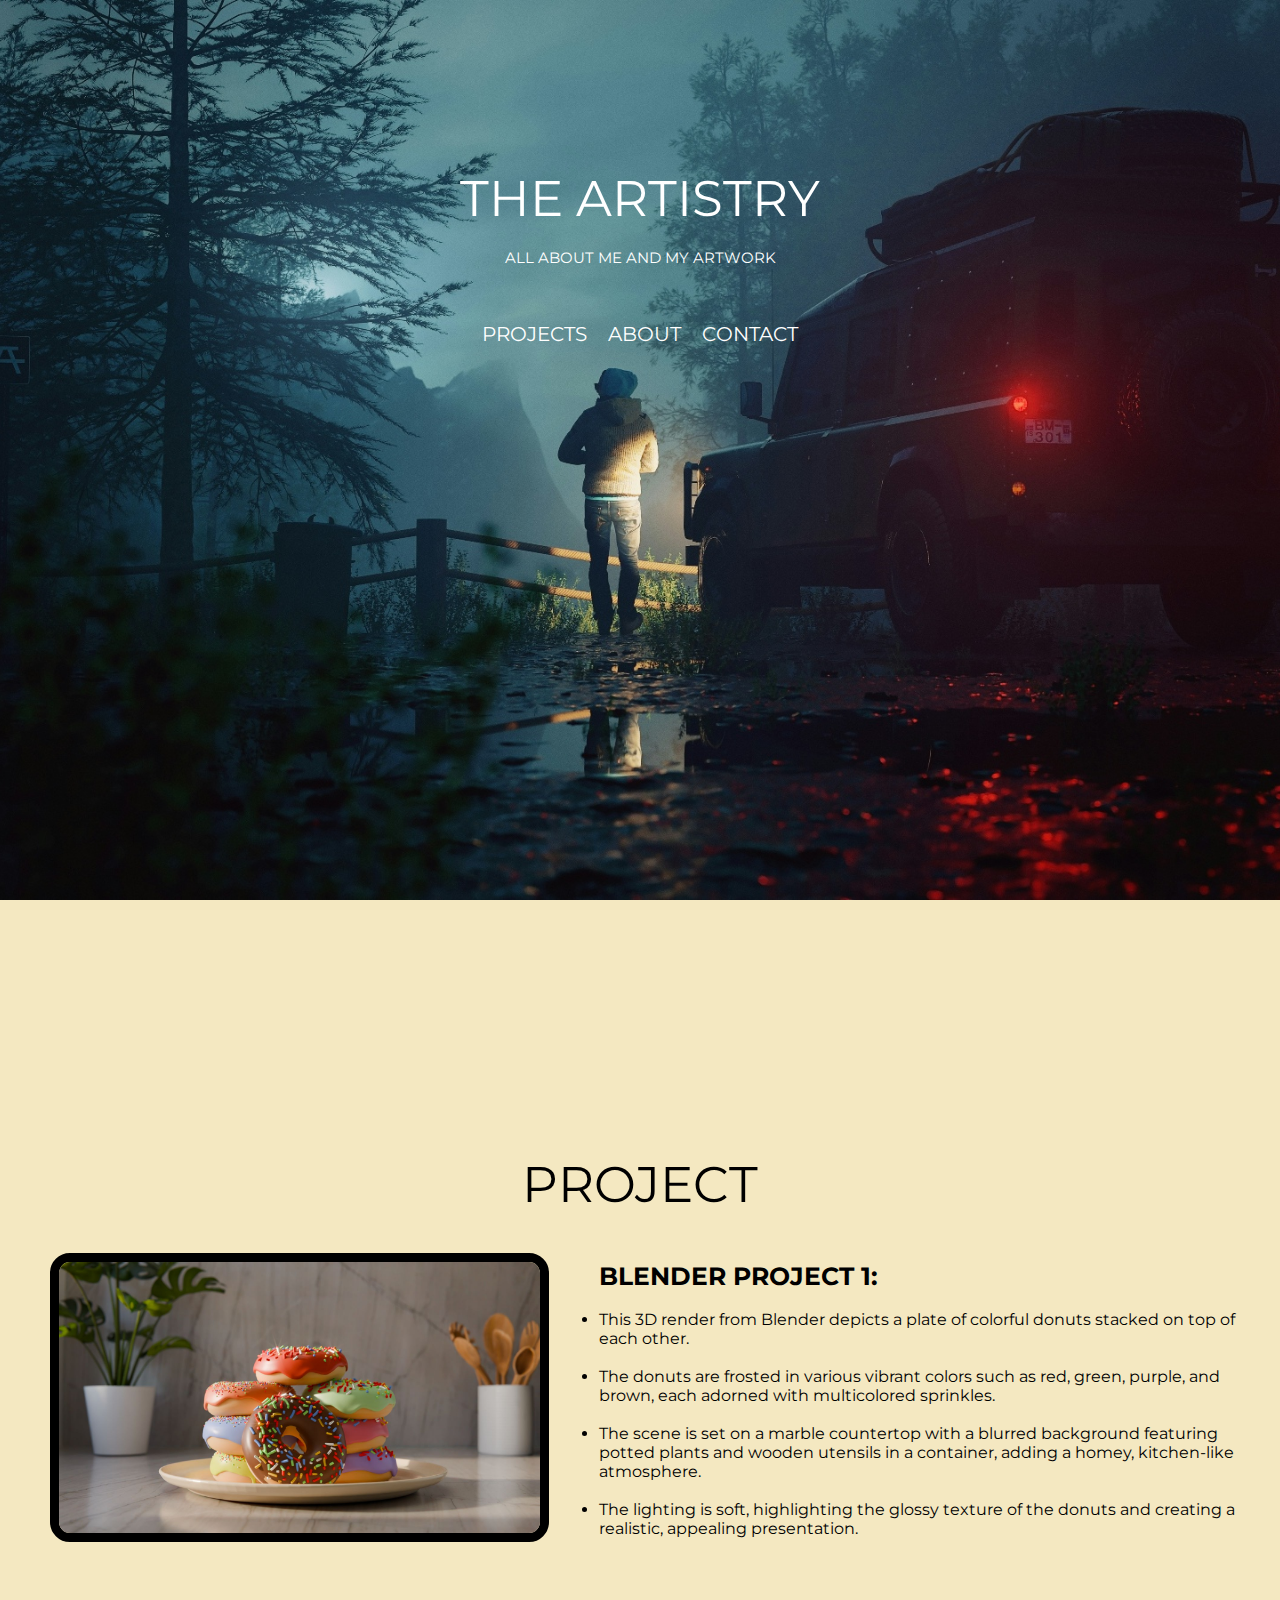
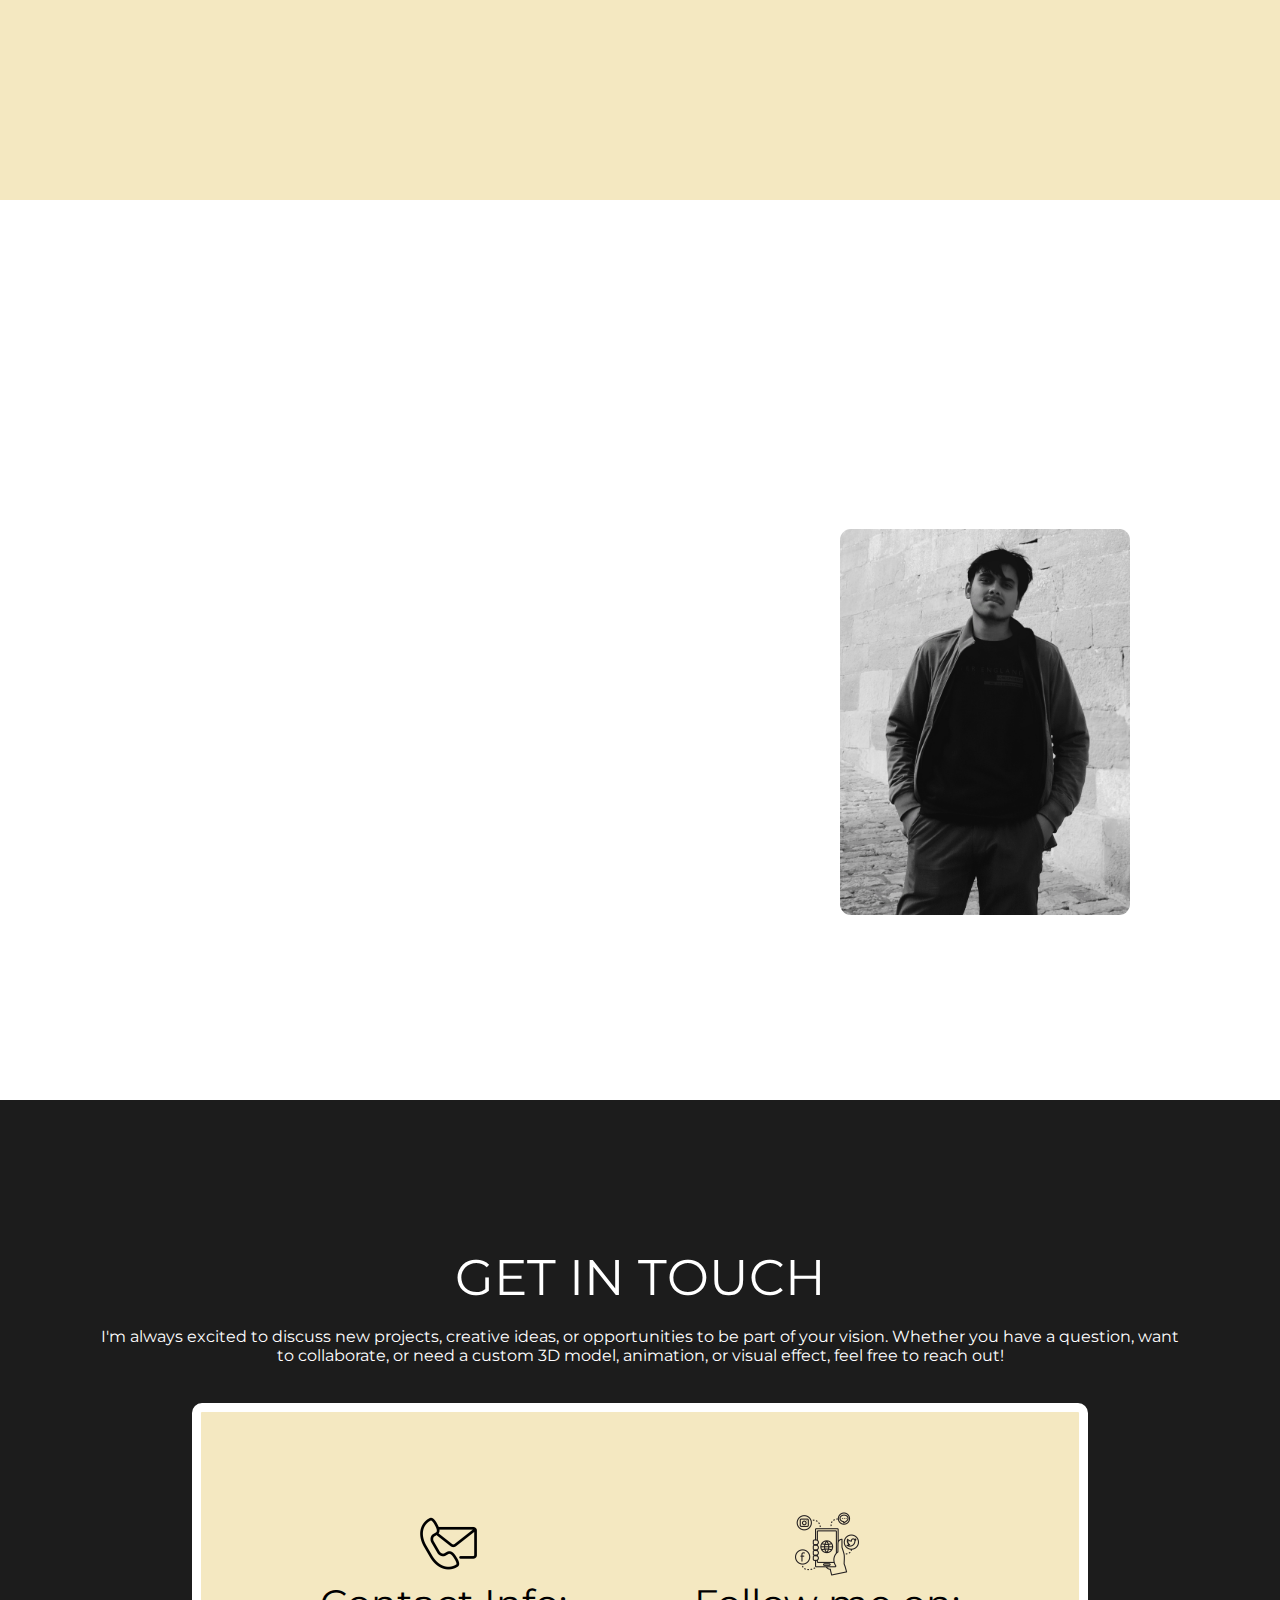
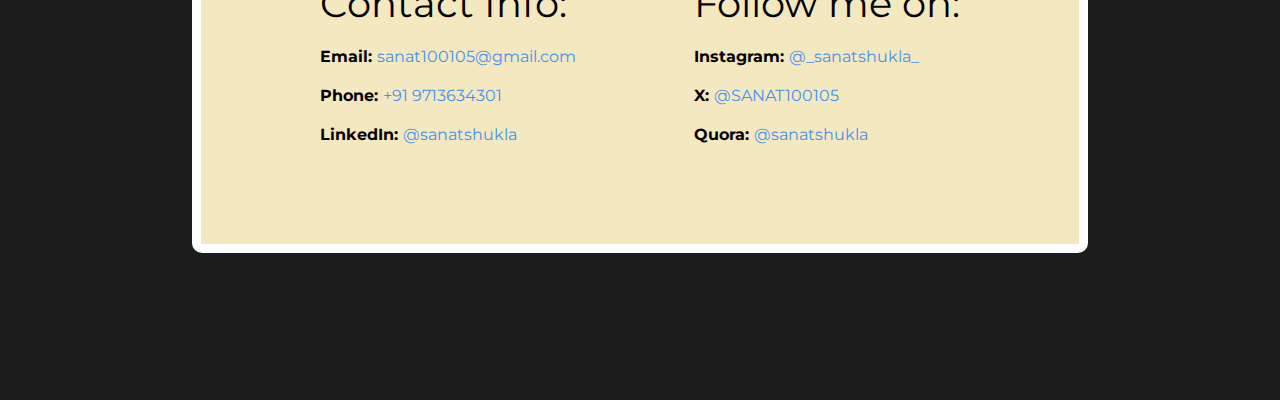
<file: index.html>
<!DOCTYPE html>
<html lang="en">
<head>
    <meta charset="UTF-8">
    <meta name="viewport" content="width=device-width, initial-scale=1.0">
    <meta name="google-site-verification" content="zQP7WxpiO28gEjK2MgduQF-kHTcV3mitva_m0BHo6Vk" />
    <title>The Artistry ~by Sanat</title>
    <link rel="stylesheet" href="style.css">
	<style>
		@font-face {
		font-family: unifont;
		src: url(unifont.ttf);
		}
    </style>
</head>
<body>
    <header>
		<div class="navbar">
			<div class="title">
				<p id="name">THE ARTISTRY</p>
				<p id="status">ALL ABOUT ME AND MY ARTWORK</p>
				<div class="anchor">
					<a id="anchor" href="#project" >PROJECTS</a>
					<a id="anchor" href="#about" >ABOUT</a>
					<a id="anchor" href="#contacts" >CONTACT</a>
				</div>
			</div>
			<div class="dots-container">
        				<div class="dot"></div>
        				<div class="dot"></div>
        				<div class="dot"></div>
        				<div class="dot"></div>
        				<div class="dot"></div>
        				<div class="dot"></div>
        				<div class="dot"></div>
        				<div class="dot"></div>
        				<div class="dot"></div>
        				<div class="dot"></div>
        				<div class="dot"></div>
        				<div class="dot"></div>
        				<div class="dot"></div>
        				<div class="dot"></div>
        				<div class="dot"></div>
        				<div class="dot"></div>
        				<div class="dot"></div>
        				<div class="dot"></div>
    				</div>
		</div>
	</header>
	<div id="project" class="m1">
				<center>
					<div id="p1"><p class="p1" >PROJECT</p></div>
				</center>
		<div class="project">
			<div class="donut">
				<img id="d1" src="donut1.jpg" />
			</div>
			<div class="desc">
					<p class="imgtitle"><b>BLENDER PROJECT 1: </b></p>
					<br>
					<ol>
					<li><p class="para" >This 3D render from Blender depicts a plate of colorful donuts stacked on top of each other.</p></li>
					<br>
					<li><p class="para" >The donuts are frosted in various vibrant colors such as red, green, purple, and brown, each adorned with multicolored sprinkles.</p></li>
					<br> 
					<li><p class="para" >The scene is set on a marble countertop with a blurred background featuring potted plants and wooden utensils in a container, adding a homey, kitchen-like atmosphere.</p></li>
					<br>
					<li><p class="para" >The lighting is soft, highlighting the glossy texture of the donuts and creating a realistic, appealing presentation.</p></li>
					</ol>
			</div>
		</div>
		</div>
		
		
		<div id="about" class="m2">
			<center>
				<div id="a1">
				<p class="a1">ABOUT THE AUTHOR</p>
				<p id="status">SANAT KUMAR SHUKLA</p>
				</div>
			</center>
		<div class="about">
				<div class="bio">
				<ol>
				<li><p class="para">I am a passionate Blender artist specializing in 3D modeling, animation, and visual effects.</p></li>
				<br>
				<!--<li><p class="para">With a keen eye for detail and a creative approach to problem-solving, I can transform ideas into visually stunning digital art. </p></li>-->
				<li><p class="para">I have a strong foundation in the fundamentals of 3D design and continue to refine my skills through continuous learning and experimentation.</p></li>
				<br>
				<!--<p class="para">
				Currently pursuing a B.Tech in Electrical Engineering, I can combine my technical knowledge with artistic talents to create unique and innovative projects. My work reflects a blend of technical precision and artistic flair, making me a versatile and dynamic artist.
				</p>
				<br>-->
				<!--<li><p class="para">I am dedicated to pushing the boundaries of what is possible with Blender, and constantly exploring new techniques and styles.</p></li>
				<br>-->
				<li><p class="para">Whether it's creating intricate 3D models, dynamic animations, or immersive environments, My work showcases commitment to excellence and passion for digital art.</p></li>
				</ol>
			</div>
			<div class="profilepic">
				<img id="profilepic" src="author.jpg" alt="" />
			</div>
		</div>
		</div>
		
		<div id="contacts" class="contact">
			<center><p class="c1">GET IN TOUCH</p></center>
			<br>
			<center><p class="para">I'm always excited to discuss new projects, creative ideas, or opportunities to be part of your vision. Whether you have a question, want to collaborate, or need a custom 3D model, animation, or visual effect, feel free to reach out!</p></center>
			<br>
			<br>
			<div class="contactdetails">
				<div class="info1">
					<center><img id="contact" src="contact.png" alt="contact image"></center>
					<p class="follow">Contact Info: </p>
					<p class="cinfo"><b>Email: </b><a href="mailto:sanat100105@gmail.com" target="blank">sanat100105@gmail.com</a></p>
					<p class="cinfo"><b>Phone: </b><a>+91 9713634301</a></p>
					<p class="cinfo"><b>LinkedIn: </b><a href="https://www.linkedin.com/in/sanatshukla/" target="blank">@sanatshukla</a></p>
				</div>
				<div class="social">
					<center><img id="contact" src="social.png" alt="social image"></center>
					<p class="follow">Follow me on: </p>
					<p class="cinfo"><b>Instagram: </b><a href="https://www.instagram.com/_sanatshukla_/" target="blank">@_sanatshukla_</a></p>
					<p class="cinfo"><b>X: </b><a href="https://twitter.com/SANAT100105" target="blank">@SANAT100105</a></p>
					<p class="cinfo"><b>Quora: </b><a href="https://www.quora.com/profile/SANAT-KUMAR-SHUKLA-2" target="blank">@sanatshukla</a></p>
				</div>
			</div>
		</div>
	<footer>
		<h3 class="copyright"></h3>
	</footer>
	<script>
		window.addEventListener('hashchange', function() {
    	// Remove the fragment identifier from the URL
    	history.replaceState(null, null, ' ');
		});
	</script>
</body>
</html>
</file>
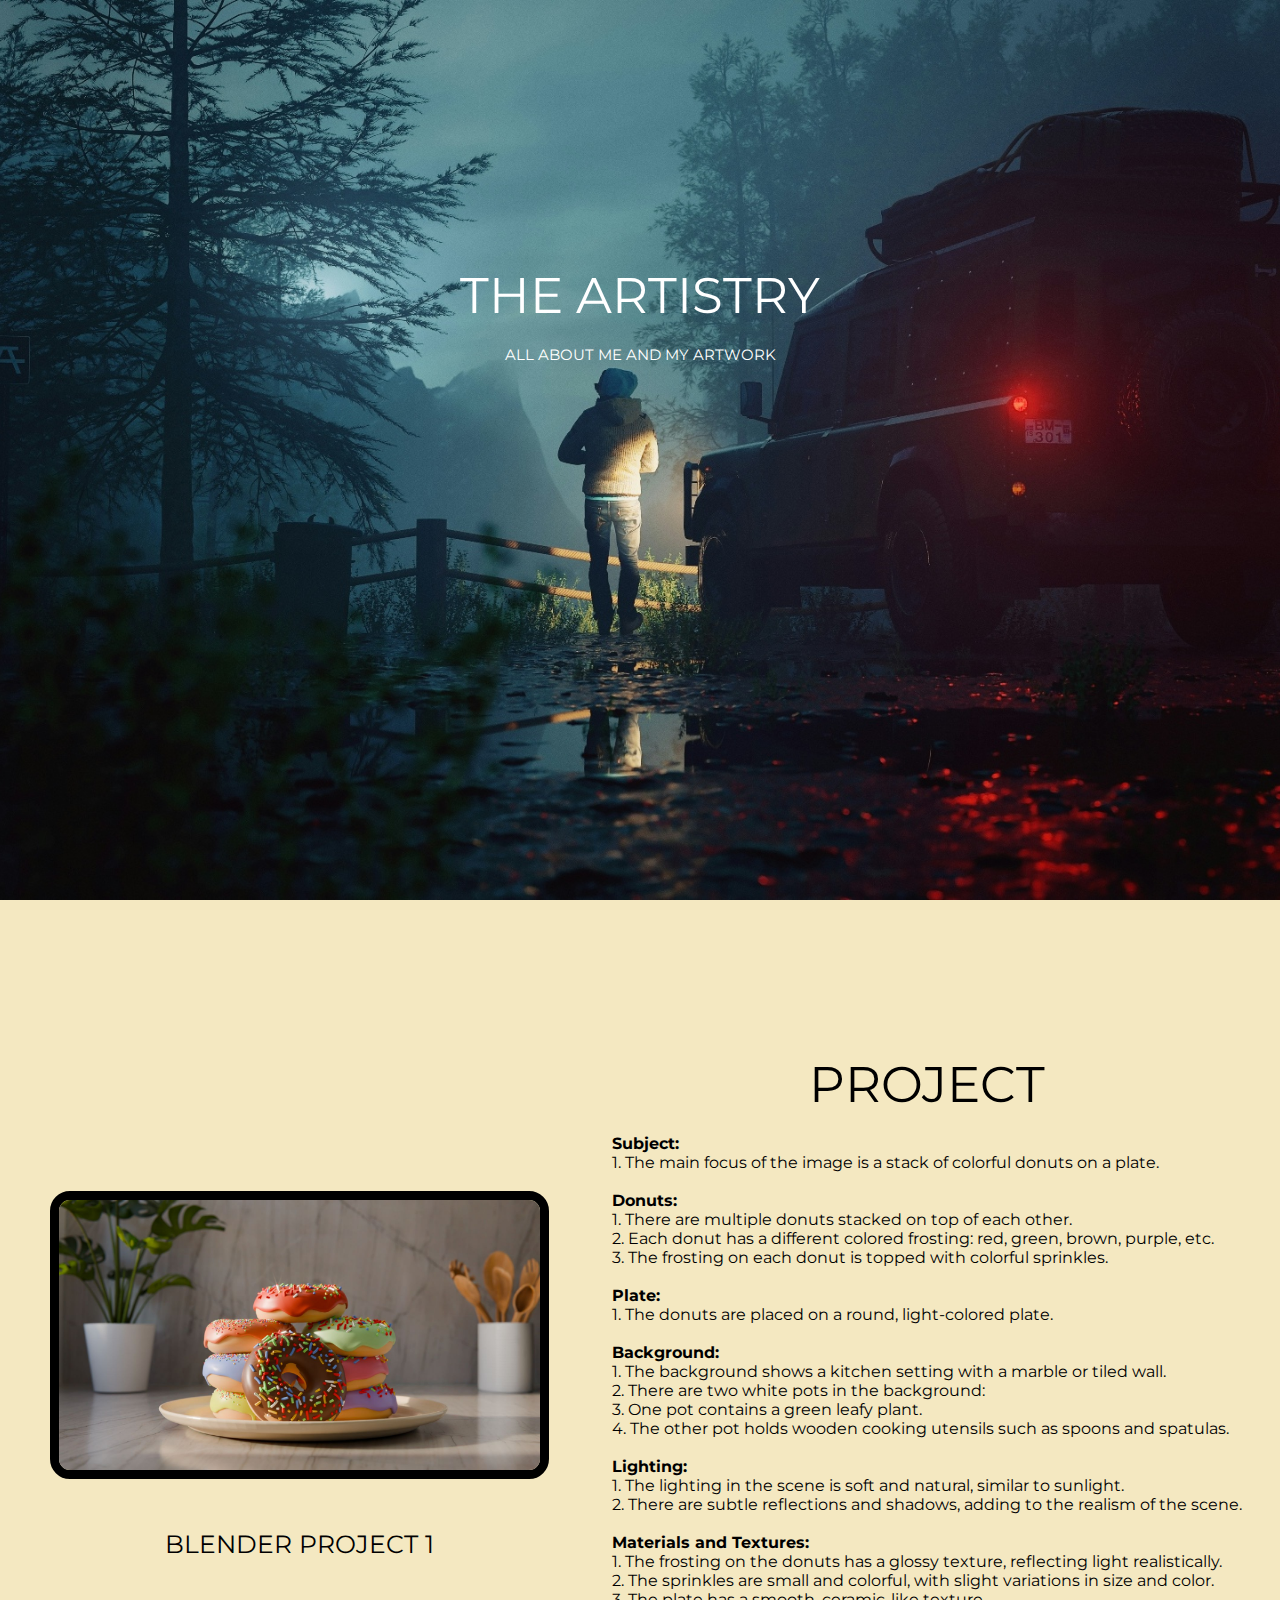
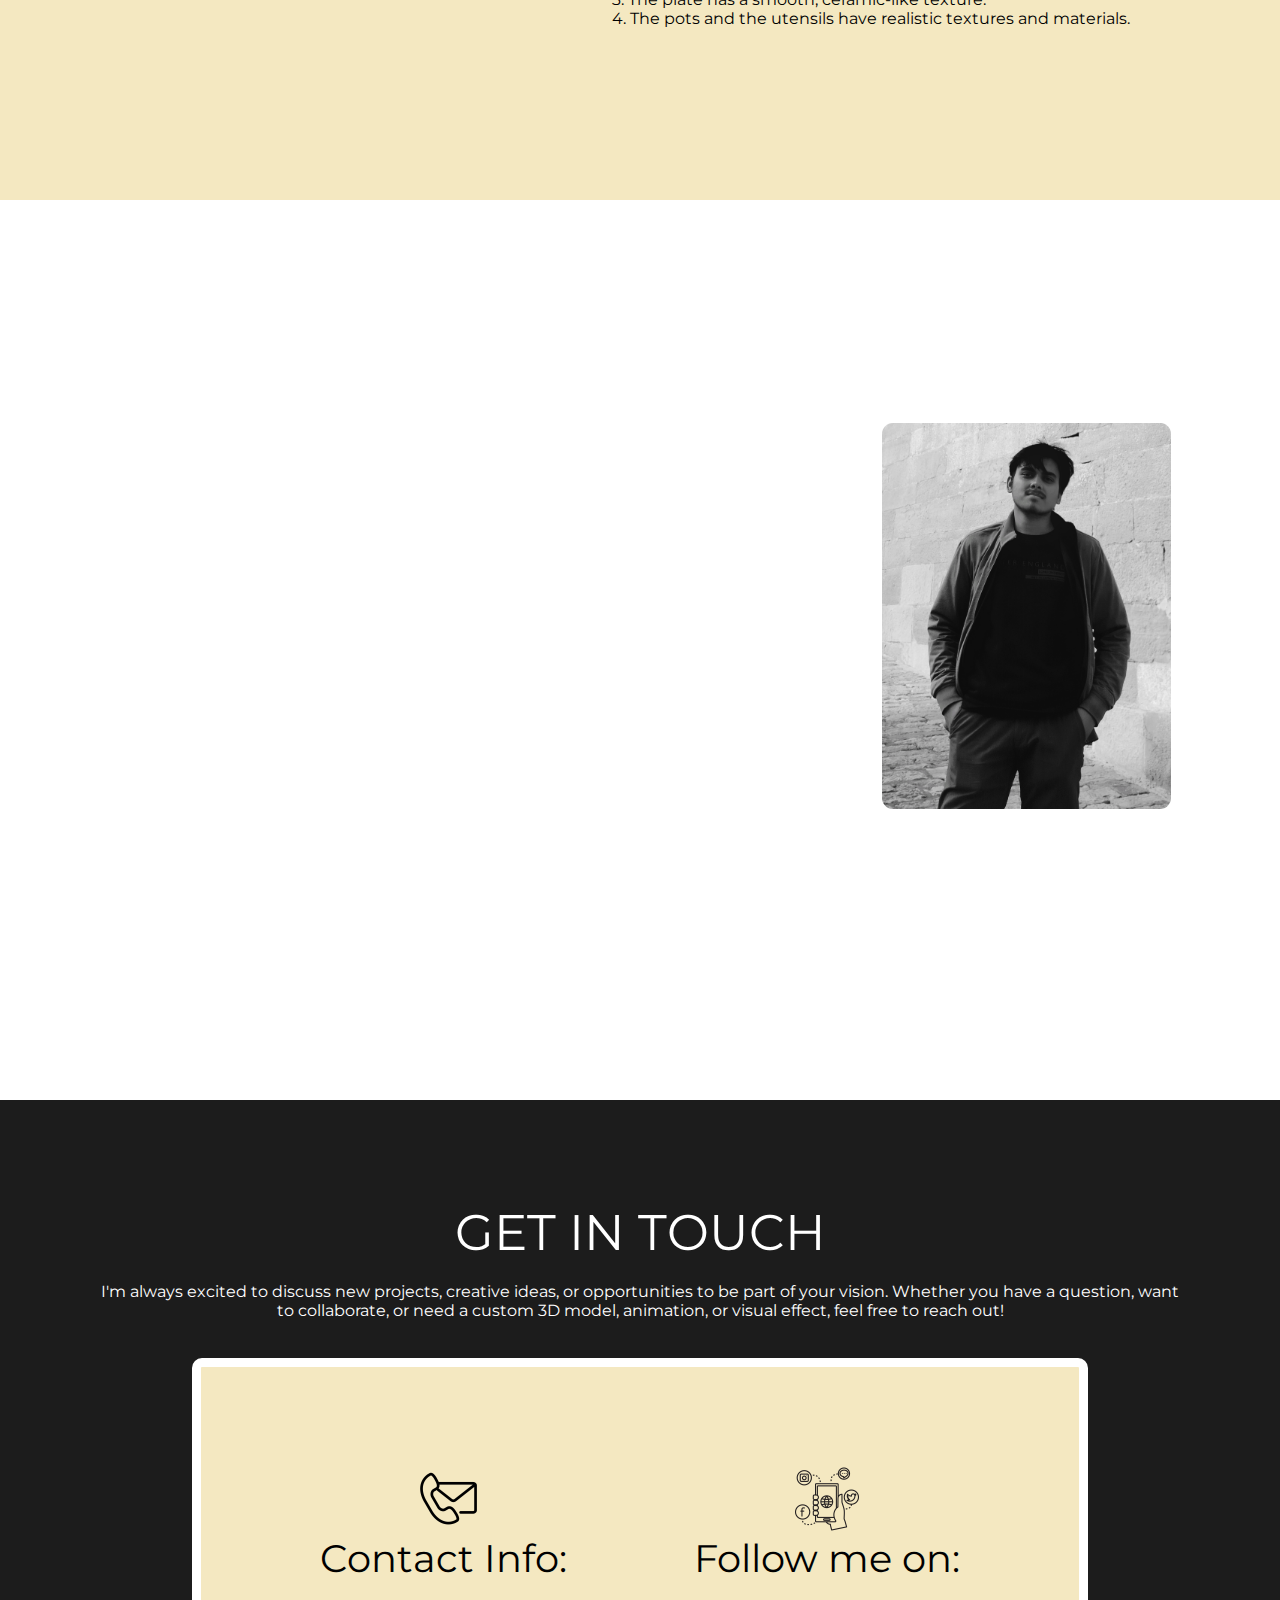
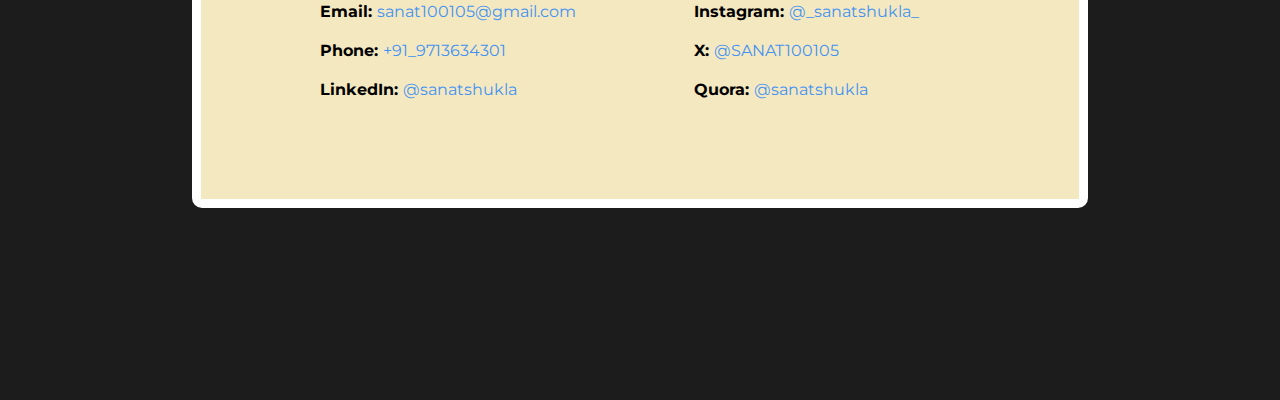
<file: art.html>
<!DOCTYPE html>
<html lang="en">
<head>
    <meta charset="UTF-8">
    <meta name="viewport" content="width=device-width, initial-scale=1.0">
    <title>Animated website.</title>
    <link rel="stylesheet" href="anim.css">
	<style>
		@font-face {
		font-family: unifont;
		src: url(unifont.ttf);
		}
    </style>
</head>
<body>
    <header>
		<div class="navbar">
			<div class="title">
				<p id="name">THE ARTISTRY</p>
				<p id="status">ALL ABOUT ME AND MY ARTWORK</p>
			</div>
			<!--<div class="menubar">
				<div class="menu"><p id="m1">Projects</p></div>
				<div class="menu"><p id="m2">About</p></div>
				<div class="menu"><p id="m3">Contact</p></div>
			</div>-->
		</div>
	</header>
	<main>
		<div class="project">
			<div class="donut">
				<img id="d1" src="donut1.jpg" />
				<p class="imgtitle">BLENDER PROJECT 1</p>
			</div>
			<div class="desc">
				<center>
					<p class="p1" >PROJECT</p>
				</center>
					<br>
					<p class="para"><b>Subject:</b><br>1. The main focus of the image is a stack of colorful donuts on a plate.</p>
					<br>
					<p class="para"><b>Donuts: </b><br>
							1. There are multiple donuts stacked on top of each other.<br>
							2. Each donut has a different colored frosting: red, green, brown, purple, etc.<br>
							3. The frosting on each donut is topped with colorful sprinkles.
					</p>
					<br>
					<p class="para"><b>Plate:</b><br> 1. The donuts are placed on a round, light-colored plate.</p>
					<br>
					<p class="para"><b>Background:</b><br>
							1. The background shows a kitchen setting with a marble or tiled wall.<br>
							2. There are two white pots in the background:<br>
							3. One pot contains a green leafy plant.<br>
							4. The other pot holds wooden cooking utensils such as spoons and spatulas.
					</p>
					<br>
					<p class="para"><b>Lighting:</b><br>
							1. The lighting in the scene is soft and natural, similar to sunlight.<br>
							2. There are subtle reflections and shadows, adding to the realism of the scene.</p>
					<br>
					<p class="para"><b>Materials and Textures:</b><br>
							1. The frosting on the donuts has a glossy texture, reflecting light realistically.<br>
							2. The sprinkles are small and colorful, with slight variations in size and color.<br>
							3. The plate has a smooth, ceramic-like texture.<br>
							4. The pots and the utensils have realistic textures and materials.</p>
					<br>
			</div>
		</div>
		<div class="about">
			<div class="bio">
			<center>
				<p class="a1">ABOUT THE AUTHOR</p>
				<br>
				<p class="para">I am a passionate Blender artist specializing in 3D modeling, animation, and visual effects. With a keen eye for detail and a creative approach to problem-solving, I can transform ideas into visually stunning digital art. i have a strong foundation in the fundamentals of 3D design and continue to refine my skills through continuous learning and experimentation.
				</p>
				<br>
				<p class="para">
				Currently pursuing a B.Tech in Electrical Engineering, I can combine my technical knowledge with artistic talents to create unique and innovative projects. My work reflects a blend of technical precision and artistic flair, making me a versatile and dynamic artist.
				</p>
				<br>
				<p class="para">
				I am dedicated to pushing the boundaries of what is possible with Blender, and constantly exploring new techniques and styles. Whether it's creating intricate 3D models, dynamic animations, or immersive environments, My work showcases commitment to excellence and passion for digital art.</p>
			</center>	
			</div>
			<div class="profilepic">
				<img id="profilepic" src="author.jpg" alt="" />
				<br>
				<br>
				<p class="imgtitle">SANAT KUMAR SHUKLA</p>
			</div>
		</div>
		<div class="contact">
			<center><p class="c1">GET IN TOUCH</p></center>
			<br>
			<center><p class="para">I'm always excited to discuss new projects, creative ideas, or opportunities to be part of your vision. Whether you have a question, want to collaborate, or need a custom 3D model, animation, or visual effect, feel free to reach out!</p></center>
			<br>
			<br>
			<div class="contactdetails">
				<div class="info1">
					<center><img id="contact" src="contact.png" alt="contact image"></center>
					<p class="follow">Contact Info: </p>
					<p class="cinfo"><b>Email: </b><a href="mailto:sanat100105@gmail.com" target="blank">sanat100105@gmail.com</a></p>
					<p class="cinfo"><b>Phone: </b><a>+91_9713634301</a></p>
					<p class="cinfo"><b>LinkedIn: </b><a href="https://www.linkedin.com/in/sanatshukla/" target="blank">@sanatshukla</a></p>
				</div>
				<div class="social">
					<center><img id="contact" src="social.png" alt="social image"></center>
					<p class="follow">Follow me on: </p>
					<p class="cinfo"><b>Instagram: </b><a href="https://www.instagram.com/_sanatshukla_/" target="blank">@_sanatshukla_</a></p>
					<p class="cinfo"><b>X: </b><a href="https://twitter.com/SANAT100105" target="blank">@SANAT100105</a></p>
					<p class="cinfo"><b>Quora: </b><a href="https://www.quora.com/profile/SANAT-KUMAR-SHUKLA-2" target="blank">@sanatshukla</a></p>
				</div>
			</div>
		</div>
	</main>
	<footer>
		<h3 class="copyright"></h3>
	</footer>
</body>
</html>
</file>
<file: style.css>
*{
	margin: 0;
	padding: 0;
	/*color: #ffffff;*/
	text-decoration: none;
	font-family: unifont;
	box-sizing: border-box;
	list-style-type: disc;
	transition: 0.25s;
	
	/* background-image: url("b1.jpg");
	background-size: cover;
	background-repeat: none;
	background-position: center; */
}
html{
	scroll-behavior: smooth;
}
.anchor{
	display: flex;
	align-items: center;
	padding-top: 5vh
}
#anchor{
	color: #ffffff;
	padding: 1.17vh;
	font-size: 1.56vw;
}
#anchor:hover {
	font-weight: 800;
}
.navbar{
	display: flex;
	flex-direction: column;
	align-items: center;
	color: #ffffff;
    justify-content: center;
	height: 100vh;
	/*width: 100vw;*/
	padding-top: 2.3vw;
	background-image: url("b3.jpg");
	/*background-color: #c0c0c0;*/
	background-attachment: fixed;
	background-size: cover;
	background-repeat: no-repeat;
	background-position: center;
}
.menubar{
	display: flex;
	align-items: center;
	justify-content: space-between;
	color: #ffffff;
}
.para{
	font-family: unifont;
	font-size: 1.25vw;
}
.title{
	display: flex;
	justify-content: center;
	align-items: center;
	flex-direction: column;
	color: #ffffff;
	padding-bottom: 45vh;
}
#name{
	/*padding: 20px;*/
	font-size: 3.9vw;
	font-family: unifont;
	color: #ffffff;
}
#status{
	padding-top: 1.56vw;
	font-size: 1.17vw;
	font-family: unifont;
	color: #ffffff;
}
.menu{
	padding-top: 5.468vw;
	padding-right: 1.56vw;
	padding-left: 1.56vw;
	color: #ffffff;
}
.m1{
	height: 100vh;
	background-color: #f4e8c1;
	display: flex;
	flex-direction: column;
	align-items: center;
	justify-content: center;
}
.project{
	display: flex;
	justify-content: space-between;
	align-items: center;
	color: #000000;
}
.p1{
	/*padding-top: 4.5vw;*/
	padding-bottom: 3vw;
	font-size: 3.9vw;
	font-family: unifont;
	color: #000000;
}
.a1{
	color: #ffffff;
	font-family: unifont;
	font-size: 3.9vw;
}
.m2{
	height: 100vh;
	display: flex;
	flex-direction: column;
	align-items: center;
	justify-content: center;
	background-image: url("blender.jpg");
	background-size: cover;
	background-repeat: none;
	background-position: center;
	background-attachment: fixed;
	color: #ffffff;
}
.about{
	display: flex;
	justify-content: space-between;
	align-items: center;
	margin-bottom: 5vh;
}
.bio{
	width: 50vw;
	/*margin: 3.9vw;*/
	margin-left: 7.8vw;
	color: #ffffff;
}
#a1{
	margin-top: 5vh;
	margin-bottom: 5vh;
}
.profilepic{
	display: flex;
	flex-direction: column;
	align-items: center;
	/*margin: 3.9vw;*/
	margin-right: 7.8vw;
	margin-left: 3.9vw;
}
#profilepic{
	width: 24vw;
	border: 0.78vw solid #ffffff;
	border-radius: 1.56vw;
}
.contact{
	display: flex;
	flex-direction: column;
	justify-content: center;
	align-items: center;
	height: 100vh;
	color: #ffffff;
	background-color: #1c1c1c;
	font-family: unifont;
	padding-left: 7.8vw;
	padding-right: 7.8vw;
}
.c1{
	font-family: unifont;
	font-size: 3.9vw;
	/*padding-top: 8vw;*/
}
#d1{
	width: 39vw;
	border: 0.78vw solid #000000;
	border-radius: 1.56vw;
	margin-left: 3.9vw;
	margin-right: 3.9vw;
	/*margin-bottom: 1.3vw;*/
}
.desc{
	margin-right: 3.0vw;
	color: #000000;
	/*padding-bottom: 4.5vw;*/
}
.contactdetails{
	display: flex;
	justify-content: space-evenly;
	align-items: center;
	width: 70vw;
	height: 50vh;
	border: 0.78vw solid #ffffff;
	border-radius: 0.78vw;
	background-color: #f4e8c1;
}
a{
	color: #4392F1;
}
footer{
	width: 100vw;
}

.imgtitle{
	font-family: unifont;
	font-size: 1.95vw;
}
.follow{
	font-family: unifont;
	font-size: 3vw;
	color: #000000;
}
#contact{
	width: 5vw;
}
.cinfo{
	padding-top: 1.56vw;
	font-size: 1.25vw;
	color: #000000;
}
.intro{
	display: flex;
	align-items: baseline;
}
.dots-container {
    display: none;
	margin-top: 15vh;
    padding-right: 0.78vw;
}

.dot {
    width: 1.17vw;
    height: 1.17vw;
    background-color: #ffffff;
    border-radius: 50%;
    opacity: 0;
    animation: blink 1.8s infinite;
	margin-right: 0.78vw;
}

.dot:nth-child(2) {
    animation-delay: 0.1s;
}

.dot:nth-child(3) {
    animation-delay: 0.2s;
}
.dot:nth-child(4) {
    animation-delay: 0.3s;
}
.dot:nth-child(5) {
    animation-delay: 0.4s;
}
.dot:nth-child(6) {
    animation-delay: 0.5s;
}
.dot:nth-child(7) {
    animation-delay: 0.6s;
}
.dot:nth-child(8) {
    animation-delay: 0.7s;
}
.dot:nth-child(9) {
    animation-delay: 0.8s;
}
.dot:nth-child(10) {
    animation-delay: 0.9s;
}
.dot:nth-child(11) {
    animation-delay: 1s;
}
.dot:nth-child(12) {
    animation-delay: 1.1s;
}
.dot:nth-child(13) {
    animation-delay: 1.2s;
}
.dot:nth-child(14) {
    animation-delay: 1.3s;
}
.dot:nth-child(15) {
    animation-delay: 1.4s;
}
.dot:nth-child(16) {
    animation-delay: 1.5s;
}
.dot:nth-child(17) {
    animation-delay: 1.6s;
}
.dot:nth-child(18) {
    animation-delay: 1.7s;
}

@keyframes blink {
    0%, 100% {
        opacity: 0;
    }
    50% {
        opacity: 1;
    }
}
@media screen and (max-width: 800px) {
	
	/* Page 1 */
	
	#name{
		font-size: 10vw;
	}
	.title{
		padding-top: 5vh;
/* 		padding-bottom: 30vh; */
	}
	.dots-container{
		margin-top: 50vh;
	}
	#status{
		font-size: 3vw;
	}
	.anchor{
		visibility: hidden;
		align-items: center;
		flex-direction: column;
	}
	#anchor{
		font-size: 4vw;
	}
	
	/* Page 2 */
	
	.project{
		flex-direction: column;
		margin: 3vh;
		margin-top: 0vh;
		/*justify-content: space-between;*/
	}
	.desc{
		margin-right: 0;
		margin-top: 3vh;
		width: 80vw;
	}
	.para{
		font-size: 4vw;
	}
	#d1{
		width: 80vw;
	}
	.p1{
		padding-top: 2vh;
		padding-bottom: 3vh;
		font-size: 8vw;
	}
	.imgtitle{
		font-size: 5vw;
	}
	
	/* Page 3 */
	
	.a1{
		font-size: 8vw;
	}
	.about{
		flex-direction: column-reverse;
	}
	.bio{
	width: 80vw;
	/*margin: 3.9vw;*/
	margin-top: 2vh;
	color: #ffffff;
}
	#profilepic{
		width: 40vw;
		margin-bottom: 3vh;
	}
	.profilepic{
	margin-right: 0;
	margin-left: 0;
}
	#a1{
	margin-top: 2vh;
	margin-bottom: 2vh;
	}
	
	/* Page 4 */
	
	.c1{
		font-size: 8vw;
	}
	.contactdetails{
		flex-direction: column;
		align-items: baseline;
	}
	.follow{
		font-size: 6vw;
	}
	.cinfo{
		font-size: 3vw;
	}
	.info1{
		margin-left: 10vw;
		margin-right: 10vw;
	}
	.social{
		margin-left: 10vw;
		margin-right: 10vw;
	}
	#contact{
		width: 10vw;
	}
}
</file>
<file: anim.css>
*{
	margin: 0;
	padding: 0;
	/*color: #ffffff;*/
	text-decoration: none;
	font-family: unifont;
	box-sizing: border-box;
	
	/* background-image: url("b1.jpg");
	background-size: cover;
	background-repeat: none;
	background-position: center; */
}
.navbar{
	display: flex;
	flex-direction: column;
	align-items: center;
	color: #ffffff;
    justify-content: center;
	height: 100vh;
	/*width: 100vw;*/
	padding-top: 2.3vw;
	background-image: url("b3.jpg");
	/*background-color: #c0c0c0;*/
	background-attachment: fixed;
	background-size: cover;
	background-repeat: none;
	background-position: center;
}
.menubar{
	display: flex;
	align-items: center;
	justify-content: space-between;
	color: #ffffff;
}
.para{
	font-family: unifont;
	font-size: 1.25vw;
}
.title{
	display: flex;
	justify-content: center;
	align-items: center;
	flex-direction: column;
	color: #ffffff;
	padding-bottom: 23.4vw;
}
#name{
	/*padding: 20px;*/
	font-size: 3.9vw;
	font-family: unifont;
	color: #ffffff;
}
#status{
	padding-top: 1.56vw;
	font-size: 1.17vw;
	font-family: unifont;
	color: #ffffff;
}
.menu{
	padding-top: 5.468vw;
	padding-right: 1.56vw;
	padding-left: 1.56vw;
	color: #ffffff;
}
.project{
	display: flex;
	justify-content: space-between;
	align-items: center;
	height: 100vh;
	background-color: #f4e8c1;
	color: #000000;
}
.p1{
	font-size: 3.9vw;
	font-family: unifont;
	color: #000000;
}
.a1{
	font-family: unifont;
	font-size: 3.9vw;
}
.about{
	display: flex;
	justify-content: space-between;
	align-items: center;
	height: 100vh;
	background-image: url("blender.jpg");
	background-size: cover;
	background-repeat: none;
	background-position: center;
	background-attachment: fixed;
	color: #ffffff;
}
.bio{
	width: 50vw;
	margin: 3.9vw;
	margin-left: 7.8vw;
	color: #ffffff;
}
.profilepic{
	display: flex;
	flex-direction: column;
	align-items: center;
	margin: 3.9vw;
	margin-right: 7.8vw;
}
#profilepic{
	width: 24vw;
	border: 0.78vw solid #ffffff;
	border-radius: 1.56vw;
}
.contact{
	display: flex;
	flex-direction: column;
	align-items: center;
	height: 100vh;
	background-color: #1c1c1c;
	color: #ffffff;
	font-family: unifont;
	padding-left: 7.8vw;
	padding-right: 7.8vw;
}
.c1{
	font-family: unifont;
	font-size: 3.9vw;
	padding-top: 8vw;
}
#d1{
	width: 39vw;
	border: 0.78vw solid #000000;
	border-radius: 1.56vw;
	margin: 3.9vw;
}
.desc{
	margin-right: 3.0vw;
	color: #000000;
}
.contactdetails{
	display: flex;
	justify-content: space-evenly;
	align-items: center;
	width: 70vw;
	height: 50vh;
	border: 0.78vw solid #ffffff;
	border-radius: 0.78vw;
	background-color: #f4e8c1;
}
a{
	color: #4392F1;
}
footer{
	width: 100vw;
}
.donut{
	display: flex;
	flex-direction: column;
	align-items: center;
}
.imgtitle{
	font-family: unifont;
	font-size: 1.95vw;
}
.follow{
	font-family: unifont;
	font-size: 3vw;
	color: #000000;
}
#contact{
	width: 5vw;
}
.cinfo{
	padding-top: 1.56vw;
	color: #000000;
}
</file>
